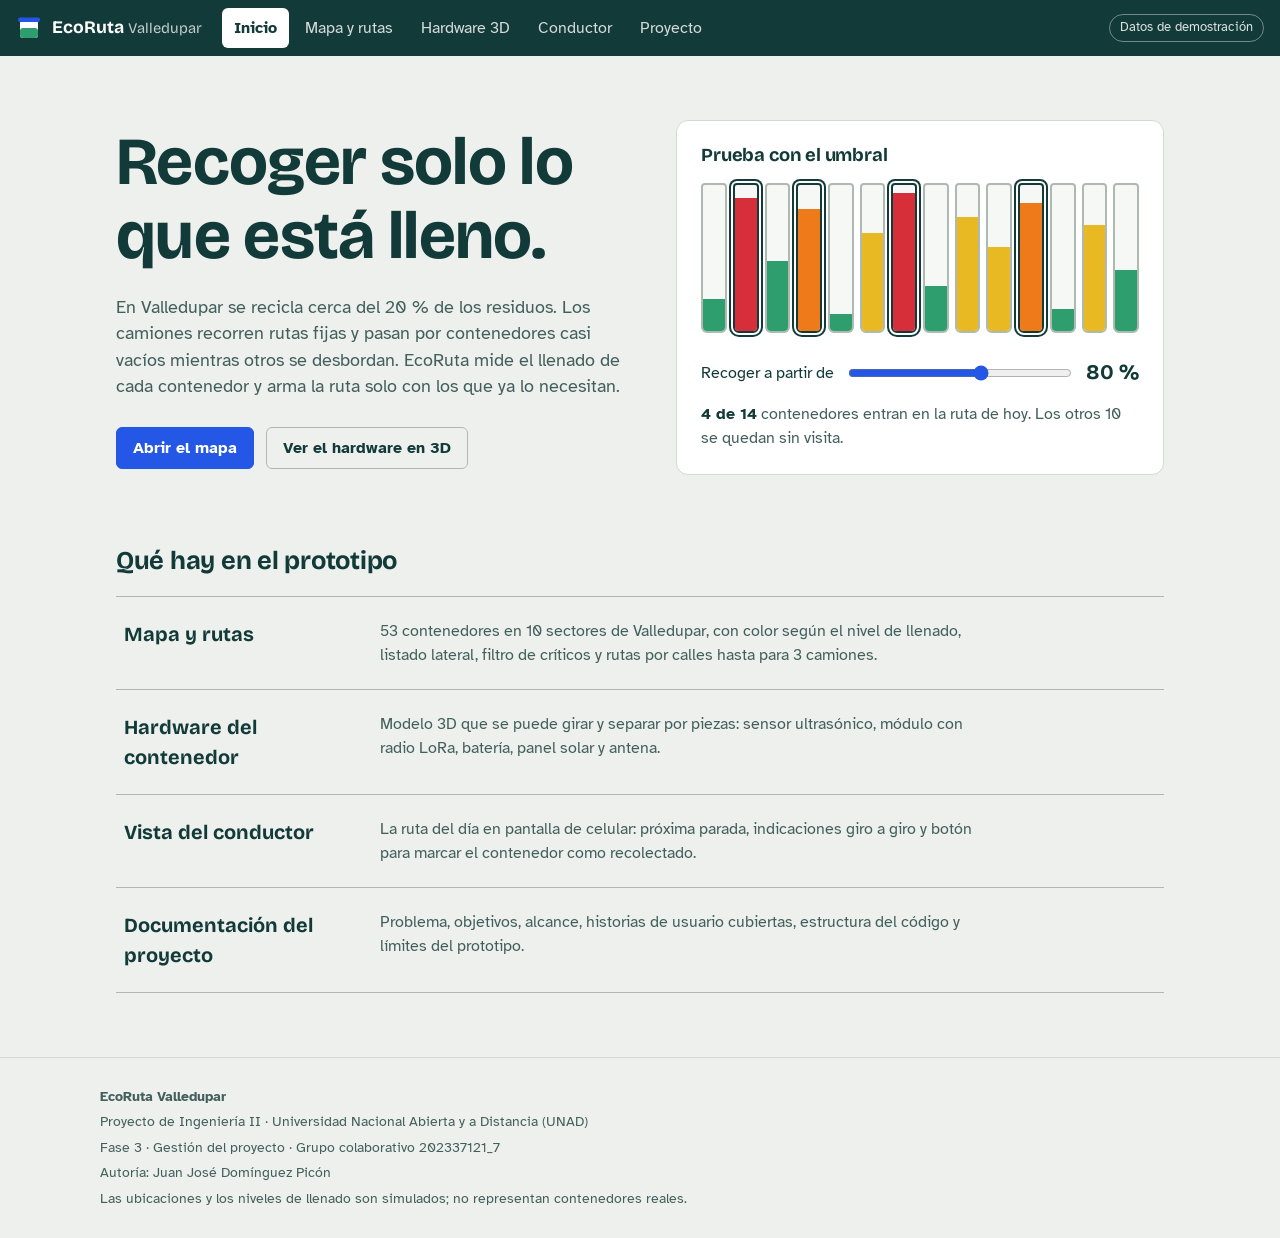
<file: ecoruta-valledupar/ecoruta-valledupar/index.html>
<!DOCTYPE html>
<html lang="es">
<head>
  <meta charset="utf-8">
  <meta name="viewport" content="width=device-width, initial-scale=1">
  <title>EcoRuta Valledupar · Recoger solo lo que está lleno</title>
  <meta name="description" content="Prototipo de monitoreo IoT de contenedores de residuos y rutas de recolección dinámicas para Valledupar.">
  <link rel="icon" href="assets/favicon.svg" type="image/svg+xml">
  <link rel="preconnect" href="https://fonts.googleapis.com">
  <link rel="preconnect" href="https://fonts.gstatic.com" crossorigin>
  <link rel="stylesheet" href="https://fonts.googleapis.com/css2?family=Atkinson+Hyperlegible:wght@400;700&family=Bricolage+Grotesque:opsz,wght@12..96,500;12..96,700&display=swap">
  <link rel="stylesheet" href="css/base.css">
  <link rel="stylesheet" href="css/home.css">
</head>
<body data-page="home" data-footer="true">
  <div id="site-header"></div>

  <main>
    <!-- portada: la idea del proyecto con una demostración -->
    <section class="hero">
      <div class="hero__text">
        <h1>Recoger solo lo que está lleno.</h1>
        <p class="hero__lead">
          En Valledupar se recicla cerca del 20&nbsp;% de los residuos. Los camiones recorren rutas fijas
          y pasan por contenedores casi vacíos mientras otros se desbordan. EcoRuta mide el llenado de
          cada contenedor y arma la ruta solo con los que ya lo necesitan.
        </p>
        <div class="hero__actions">
          <a class="btn" href="dashboard.html">Abrir el mapa</a>
          <a class="btn btn--ghost" href="hardware.html">Ver el hardware en 3D</a>
        </div>
      </div>

      <!-- demostración: al mover el umbral cambian los contenedores que hay que recoger -->
      <div class="demo" aria-labelledby="demo-title">
        <h2 id="demo-title" class="demo__title">Prueba con el umbral</h2>
        <div id="demo-tanks" class="demo__tanks" role="img" aria-label="Catorce contenedores con distintos niveles de llenado"></div>
        <div class="demo__control">
          <label for="demo-threshold">Recoger a partir de</label>
          <input id="demo-threshold" type="range" min="50" max="100" value="80" step="1">
          <output id="demo-threshold-out" for="demo-threshold">80 %</output>
        </div>
        <p id="demo-summary" class="demo__summary" aria-live="polite"></p>
      </div>
    </section>

    <!-- enlaces a las demás páginas -->
    <section class="section">
      <h2 class="section__title">Qué hay en el prototipo</h2>
      <ul class="pages">
        <li>
          <a class="pages__link" href="dashboard.html">
            <strong>Mapa y rutas</strong>
            <span>53 contenedores en 10 sectores de Valledupar, con color según el nivel de llenado, listado lateral, filtro de críticos y rutas por calles hasta para 3 camiones.</span>
          </a>
        </li>
        <li>
          <a class="pages__link" href="hardware.html">
            <strong>Hardware del contenedor</strong>
            <span>Modelo 3D que se puede girar y separar por piezas: sensor ultrasónico, módulo con radio LoRa, batería, panel solar y antena.</span>
          </a>
        </li>
        <li>
          <a class="pages__link" href="conductor.html">
            <strong>Vista del conductor</strong>
            <span>La ruta del día en pantalla de celular: próxima parada, indicaciones giro a giro y botón para marcar el contenedor como recolectado.</span>
          </a>
        </li>
        <li>
          <a class="pages__link" href="proyecto.html">
            <strong>Documentación del proyecto</strong>
            <span>Problema, objetivos, alcance, historias de usuario cubiertas, estructura del código y límites del prototipo.</span>
          </a>
        </li>
      </ul>
    </section>
  </main>

  <div id="site-footer"></div>

  <script src="js/config.js"></script>
  <script src="js/geo.js"></script>
  <script src="js/layout.js"></script>
  <script src="js/home.js"></script>
</body>
</html>
</file>
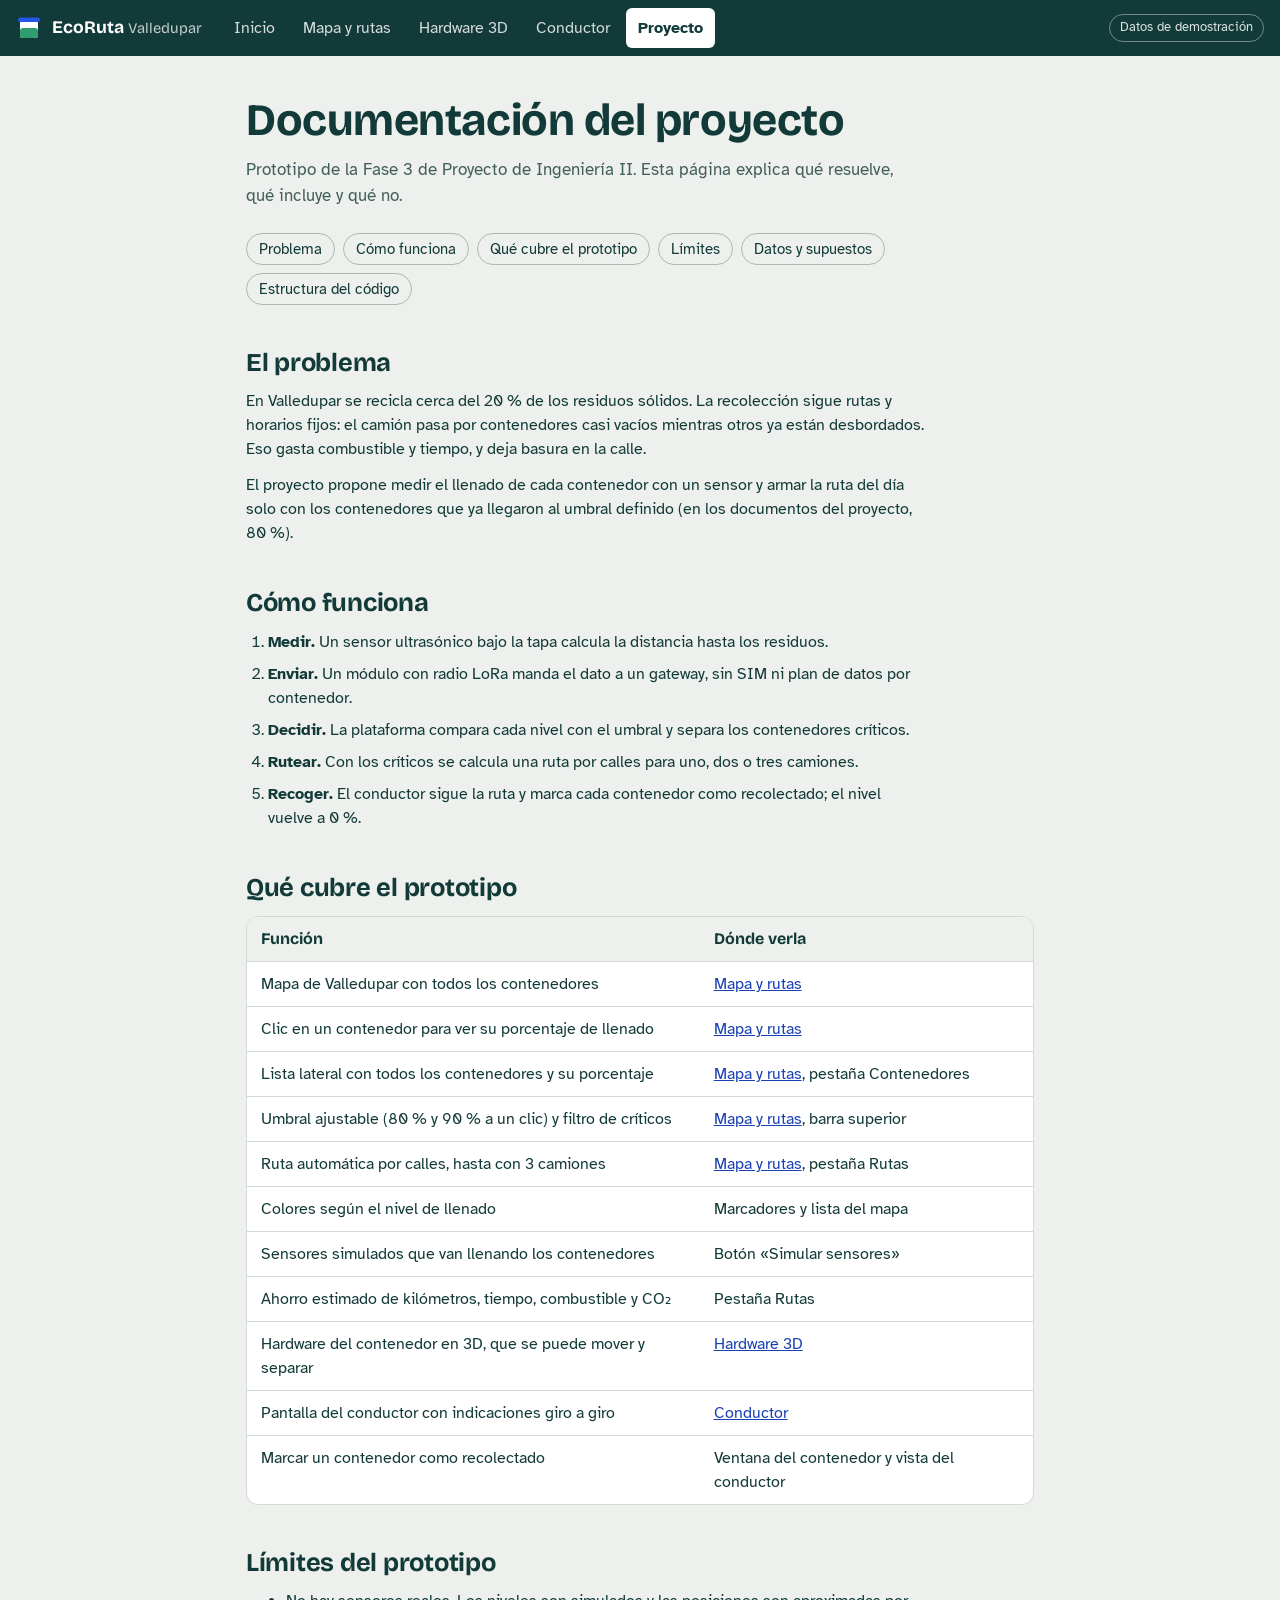
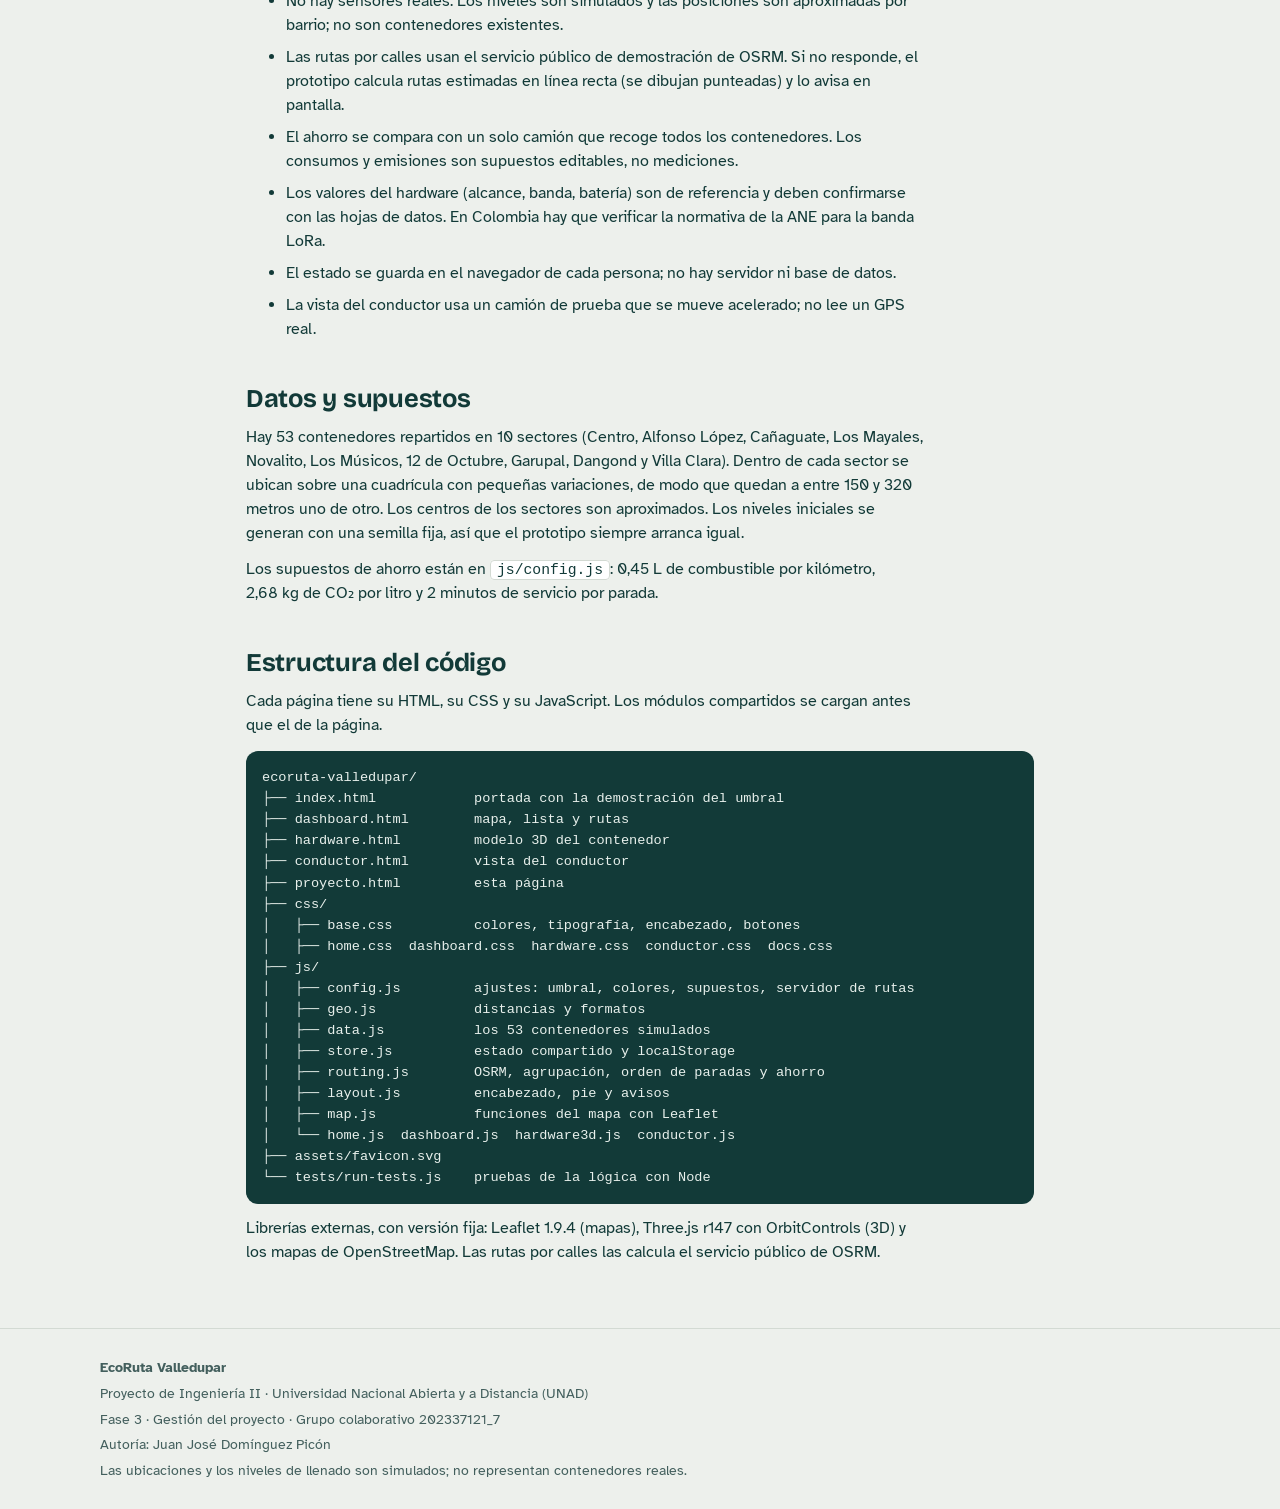
<file: ecoruta-valledupar/ecoruta-valledupar/proyecto.html>
<!DOCTYPE html>
<html lang="es">
<head>
  <meta charset="utf-8">
  <meta name="viewport" content="width=device-width, initial-scale=1">
  <title>Documentación del proyecto · EcoRuta Valledupar</title>
  <meta name="description" content="Problema, alcance, funciones cubiertas, estructura del código y límites del prototipo EcoRuta Valledupar.">
  <link rel="icon" href="assets/favicon.svg" type="image/svg+xml">
  <link rel="preconnect" href="https://fonts.googleapis.com">
  <link rel="preconnect" href="https://fonts.gstatic.com" crossorigin>
  <link rel="stylesheet" href="https://fonts.googleapis.com/css2?family=Atkinson+Hyperlegible:wght@400;700&family=Bricolage+Grotesque:opsz,wght@12..96,500;12..96,700&display=swap">
  <link rel="stylesheet" href="css/base.css">
  <link rel="stylesheet" href="css/docs.css">
</head>
<body data-page="docs" data-footer="true">
  <div id="site-header"></div>

  <main class="doc">
    <header class="doc__head">
      <h1>Documentación del proyecto</h1>
      <p>Prototipo de la Fase 3 de Proyecto de Ingeniería II. Esta página explica qué resuelve, qué incluye y qué no.</p>
    </header>

    <nav class="doc__toc" aria-label="Contenido de la página">
      <a href="#problema">Problema</a>
      <a href="#funciona">Cómo funciona</a>
      <a href="#cubierto">Qué cubre el prototipo</a>
      <a href="#limites">Límites</a>
      <a href="#datos">Datos y supuestos</a>
      <a href="#codigo">Estructura del código</a>
    </nav>

    <section id="problema" class="doc__section">
      <h2>El problema</h2>
      <p>
        En Valledupar se recicla cerca del 20&nbsp;% de los residuos sólidos. La recolección sigue rutas y horarios
        fijos: el camión pasa por contenedores casi vacíos mientras otros ya están desbordados. Eso gasta
        combustible y tiempo, y deja basura en la calle.
      </p>
      <p>
        El proyecto propone medir el llenado de cada contenedor con un sensor y armar la ruta del día solo con los
        contenedores que ya llegaron al umbral definido (en los documentos del proyecto, 80&nbsp;%).
      </p>
    </section>

    <section id="funciona" class="doc__section">
      <h2>Cómo funciona</h2>
      <ol class="doc__steps">
        <li><strong>Medir.</strong> Un sensor ultrasónico bajo la tapa calcula la distancia hasta los residuos.</li>
        <li><strong>Enviar.</strong> Un módulo con radio LoRa manda el dato a un gateway, sin SIM ni plan de datos por contenedor.</li>
        <li><strong>Decidir.</strong> La plataforma compara cada nivel con el umbral y separa los contenedores críticos.</li>
        <li><strong>Rutear.</strong> Con los críticos se calcula una ruta por calles para uno, dos o tres camiones.</li>
        <li><strong>Recoger.</strong> El conductor sigue la ruta y marca cada contenedor como recolectado; el nivel vuelve a 0&nbsp;%.</li>
      </ol>
    </section>

    <section id="cubierto" class="doc__section">
      <h2>Qué cubre el prototipo</h2>
      <div class="table-wrap">
        <table>
          <thead>
            <tr><th scope="col">Función</th><th scope="col">Dónde verla</th></tr>
          </thead>
          <tbody>
            <tr><td>Mapa de Valledupar con todos los contenedores</td><td><a href="dashboard.html">Mapa y rutas</a></td></tr>
            <tr><td>Clic en un contenedor para ver su porcentaje de llenado</td><td><a href="dashboard.html">Mapa y rutas</a></td></tr>
            <tr><td>Lista lateral con todos los contenedores y su porcentaje</td><td><a href="dashboard.html">Mapa y rutas</a>, pestaña Contenedores</td></tr>
            <tr><td>Umbral ajustable (80&nbsp;% y 90&nbsp;% a un clic) y filtro de críticos</td><td><a href="dashboard.html">Mapa y rutas</a>, barra superior</td></tr>
            <tr><td>Ruta automática por calles, hasta con 3 camiones</td><td><a href="dashboard.html">Mapa y rutas</a>, pestaña Rutas</td></tr>
            <tr><td>Colores según el nivel de llenado</td><td>Marcadores y lista del mapa</td></tr>
            <tr><td>Sensores simulados que van llenando los contenedores</td><td>Botón «Simular sensores»</td></tr>
            <tr><td>Ahorro estimado de kilómetros, tiempo, combustible y CO₂</td><td>Pestaña Rutas</td></tr>
            <tr><td>Hardware del contenedor en 3D, que se puede mover y separar</td><td><a href="hardware.html">Hardware 3D</a></td></tr>
            <tr><td>Pantalla del conductor con indicaciones giro a giro</td><td><a href="conductor.html">Conductor</a></td></tr>
            <tr><td>Marcar un contenedor como recolectado</td><td>Ventana del contenedor y vista del conductor</td></tr>
          </tbody>
        </table>
      </div>
    </section>

    <section id="limites" class="doc__section">
      <h2>Límites del prototipo</h2>
      <ul>
        <li>No hay sensores reales. Los niveles son simulados y las posiciones son aproximadas por barrio; no son contenedores existentes.</li>
        <li>Las rutas por calles usan el servicio público de demostración de OSRM. Si no responde, el prototipo calcula rutas estimadas en línea recta (se dibujan punteadas) y lo avisa en pantalla.</li>
        <li>El ahorro se compara con un solo camión que recoge todos los contenedores. Los consumos y emisiones son supuestos editables, no mediciones.</li>
        <li>Los valores del hardware (alcance, banda, batería) son de referencia y deben confirmarse con las hojas de datos. En Colombia hay que verificar la normativa de la ANE para la banda LoRa.</li>
        <li>El estado se guarda en el navegador de cada persona; no hay servidor ni base de datos.</li>
        <li>La vista del conductor usa un camión de prueba que se mueve acelerado; no lee un GPS real.</li>
      </ul>
    </section>

    <section id="datos" class="doc__section">
      <h2>Datos y supuestos</h2>
      <p>
        Hay 53 contenedores repartidos en 10 sectores (Centro, Alfonso López, Cañaguate, Los Mayales, Novalito,
        Los Músicos, 12 de Octubre, Garupal, Dangond y Villa Clara). Dentro de cada sector se ubican sobre una
        cuadrícula con pequeñas variaciones, de modo que quedan a entre 150 y 320 metros uno de otro. Los centros de
        los sectores son aproximados. Los niveles iniciales se generan con una semilla fija, así que el prototipo
        siempre arranca igual.
      </p>
      <p>
        Los supuestos de ahorro están en <code>js/config.js</code>: 0,45&nbsp;L de combustible por kilómetro,
        2,68&nbsp;kg de CO₂ por litro y 2&nbsp;minutos de servicio por parada.
      </p>
    </section>

    <section id="codigo" class="doc__section">
      <h2>Estructura del código</h2>
      <p>Cada página tiene su HTML, su CSS y su JavaScript. Los módulos compartidos se cargan antes que el de la página.</p>
<pre class="tree" aria-label="Árbol de carpetas del proyecto">ecoruta-valledupar/
├── index.html            portada con la demostración del umbral
├── dashboard.html        mapa, lista y rutas
├── hardware.html         modelo 3D del contenedor
├── conductor.html        vista del conductor
├── proyecto.html         esta página
├── css/
│   ├── base.css          colores, tipografía, encabezado, botones
│   ├── home.css  dashboard.css  hardware.css  conductor.css  docs.css
├── js/
│   ├── config.js         ajustes: umbral, colores, supuestos, servidor de rutas
│   ├── geo.js            distancias y formatos
│   ├── data.js           los 53 contenedores simulados
│   ├── store.js          estado compartido y localStorage
│   ├── routing.js        OSRM, agrupación, orden de paradas y ahorro
│   ├── layout.js         encabezado, pie y avisos
│   ├── map.js            funciones del mapa con Leaflet
│   └── home.js  dashboard.js  hardware3d.js  conductor.js
├── assets/favicon.svg
└── tests/run-tests.js    pruebas de la lógica con Node</pre>
      <p>
        Librerías externas, con versión fija: Leaflet 1.9.4 (mapas), Three.js r147 con OrbitControls (3D) y los mapas
        de OpenStreetMap. Las rutas por calles las calcula el servicio público de OSRM.
      </p>
    </section>
  </main>

  <div id="site-footer"></div>

  <script src="js/config.js"></script>
  <script src="js/geo.js"></script>
  <script src="js/layout.js"></script>
</body>
</html>
</file>
<file: ecoruta-valledupar/ecoruta-valledupar/css/base.css>
/* Estilos que comparten todas las páginas: colores, tipografía, encabezado, botones y avisos.
   Cada página suma su propio CSS aparte. Los colores de estado solo los uso para el nivel de llenado. */

/* variables */
:root {
  --ink: #123a38;
  --ink-soft: #435f5d;
  --paper: #edf0ec;
  --surface: #ffffff;
  --line: #d3dad3;
  --line-strong: #aeb9b1;

  --accent: #2457e6;
  --accent-dark: #1a41b3;
  --accent-soft: #e4ebff;

  /* colores de estado, los mismos rangos de Config.LEVEL_BANDS */
  --ok: #2f9e6e;
  --mid: #e8b923;
  --high: #ee7a1a;
  --crit: #d62f3a;

  --route-1: #2457e6;
  --route-2: #7a3cd6;
  --route-3: #0e8a9a;

  --font-display: 'Bricolage Grotesque', 'Trebuchet MS', 'Segoe UI', sans-serif;
  --font-ui: 'Atkinson Hyperlegible', 'Segoe UI', Verdana, sans-serif;

  --radius-s: 6px;
  --radius-m: 12px;
  --header-h: 56px;
  --shadow-pop: 0 6px 24px rgba(18, 58, 56, 0.16);
}

/* reinicio básico */
*,
*::before,
*::after {
  box-sizing: border-box;
}

html {
  -webkit-text-size-adjust: 100%;
}

body {
  margin: 0;
  background: var(--paper);
  color: var(--ink);
  font-family: var(--font-ui);
  font-size: 16px;
  line-height: 1.5;
}

h1,
h2,
h3 {
  font-family: var(--font-display);
  line-height: 1.1;
  margin: 0;
  letter-spacing: -0.01em;
}

p {
  margin: 0;
}

a {
  color: var(--accent-dark);
}

img,
svg {
  max-width: 100%;
}

button,
input,
select {
  font: inherit;
  color: inherit;
}

/* contorno visible al navegar con teclado */
:focus-visible {
  outline: 3px solid var(--accent);
  outline-offset: 2px;
}

.sr-only {
  position: absolute;
  width: 1px;
  height: 1px;
  overflow: hidden;
  clip: rect(0 0 0 0);
  white-space: nowrap;
}

/* encabezado */
.site-header {
  position: sticky;
  top: 0;
  z-index: 1000;
  display: flex;
  align-items: center;
  gap: 20px;
  height: var(--header-h);
  padding: 0 16px;
  background: var(--ink);
  color: #fff;
}

.brand {
  display: flex;
  align-items: center;
  gap: 10px;
  flex-shrink: 0;
  color: #fff;
  text-decoration: none;
  font-family: var(--font-display);
  font-weight: 700;
  font-size: 1.1rem;
}

.brand small {
  font-weight: 400;
  opacity: 0.75;
  margin-left: 4px;
}

.site-nav {
  display: flex;
  gap: 4px;
  overflow-x: auto;
  scrollbar-width: none;
}

.site-nav::-webkit-scrollbar {
  display: none;
}

.site-nav a {
  padding: 8px 12px;
  border-radius: var(--radius-s);
  color: rgba(255, 255, 255, 0.82);
  text-decoration: none;
  white-space: nowrap;
}

.site-nav a:hover {
  background: rgba(255, 255, 255, 0.1);
  color: #fff;
}

.site-nav a[aria-current='page'] {
  background: #fff;
  color: var(--ink);
  font-weight: 700;
}

.demo-flag {
  margin-left: auto;
  flex-shrink: 0;
  padding: 3px 10px;
  border: 1px solid rgba(255, 255, 255, 0.4);
  border-radius: 999px;
  font-size: 0.8rem;
  color: rgba(255, 255, 255, 0.85);
}

@media (max-width: 760px) {
  .demo-flag {
    display: none;
  }
  .brand small {
    display: none;
  }
}

/* botones y controles */
.btn {
  display: inline-flex;
  align-items: center;
  justify-content: center;
  gap: 8px;
  min-height: 40px;
  padding: 8px 16px;
  border: 1px solid var(--accent);
  border-radius: var(--radius-s);
  background: var(--accent);
  color: #fff;
  font-weight: 700;
  text-decoration: none;
  cursor: pointer;
}

.btn:hover {
  background: var(--accent-dark);
  border-color: var(--accent-dark);
}

.btn[disabled] {
  opacity: 0.5;
  cursor: not-allowed;
}

.btn--ghost {
  background: transparent;
  color: var(--ink);
  border-color: var(--line-strong);
}

.btn--ghost:hover {
  background: #fff;
  border-color: var(--ink);
}

.btn--active {
  background: var(--ink);
  border-color: var(--ink);
  color: #fff;
}

.btn--small {
  min-height: 32px;
  padding: 4px 10px;
  font-size: 0.9rem;
}

/* interruptor (casilla con aspecto de switch) */
.switch {
  display: inline-flex;
  align-items: center;
  gap: 10px;
  cursor: pointer;
  user-select: none;
}

.switch input {
  position: absolute;
  opacity: 0;
}

.switch__track {
  position: relative;
  width: 44px;
  height: 24px;
  border-radius: 999px;
  background: var(--line-strong);
  transition: background 0.15s;
  flex-shrink: 0;
}

.switch__track::after {
  content: '';
  position: absolute;
  top: 3px;
  left: 3px;
  width: 18px;
  height: 18px;
  border-radius: 50%;
  background: #fff;
  transition: transform 0.15s;
}

.switch input:checked + .switch__track {
  background: var(--accent);
}

.switch input:checked + .switch__track::after {
  transform: translateX(20px);
}

.switch input:focus-visible + .switch__track {
  outline: 3px solid var(--accent);
  outline-offset: 2px;
}

select,
input[type='search'] {
  min-height: 36px;
  padding: 4px 10px;
  border: 1px solid var(--line-strong);
  border-radius: var(--radius-s);
  background: #fff;
}

input[type='range'] {
  accent-color: var(--accent);
}

/* indicadores y avisos */
.badge {
  display: inline-flex;
  align-items: center;
  gap: 6px;
  padding: 3px 10px;
  border-radius: 999px;
  background: var(--accent-soft);
  color: var(--accent-dark);
  font-size: 0.85rem;
  font-weight: 700;
}

.badge--warn {
  background: #fff1d6;
  color: #7a4a00;
}

.badge--ok {
  background: #dff3e8;
  color: #17684a;
}

.dot {
  display: inline-block;
  width: 10px;
  height: 10px;
  border-radius: 50%;
  background: var(--line-strong);
}

.dot--ok {
  background: var(--ok);
}
.dot--mid {
  background: var(--mid);
}
.dot--high {
  background: var(--high);
}
.dot--crit {
  background: var(--crit);
}

/* aviso flotante que desaparece solo */
.toast-area {
  position: fixed;
  left: 50%;
  bottom: 20px;
  z-index: 3000;
  display: grid;
  gap: 8px;
  transform: translateX(-50%);
  width: min(92vw, 420px);
  pointer-events: none;
}

.toast {
  padding: 10px 14px;
  border-radius: var(--radius-s);
  background: var(--ink);
  color: #fff;
  box-shadow: var(--shadow-pop);
  font-size: 0.95rem;
}

/* pie de página */
.site-footer {
  padding: 28px 16px;
  border-top: 1px solid var(--line);
  color: var(--ink-soft);
  font-size: 0.9rem;
}

.site-footer__inner {
  display: grid;
  gap: 4px;
  max-width: 1080px;
  margin: 0 auto;
}

@media (prefers-reduced-motion: reduce) {
  *,
  *::before,
  *::after {
    animation-duration: 0.01ms !important;
    transition-duration: 0.01ms !important;
  }
}

/* con !important para que hidden gane sobre cualquier display que le ponga a botones o tarjetas */
[hidden] {
  display: none !important;
}
</file>
<file: ecoruta-valledupar/ecoruta-valledupar/css/home.css>
/* Página de inicio. Tiene la demostración del umbral: contenedores que se llenan al cargar
   y cambian de estado cuando muevo el control deslizante. */

.hero {
  display: grid;
  grid-template-columns: minmax(0, 1.05fr) minmax(0, 1fr);
  gap: 48px;
  align-items: center;
  max-width: 1080px;
  margin: 0 auto;
  padding: 64px 16px 48px;
}

.hero h1 {
  font-size: clamp(2.4rem, 5.5vw, 4.2rem);
  font-weight: 700;
  max-width: 11ch;
}

.hero__lead {
  margin-top: 20px;
  max-width: 52ch;
  font-size: 1.1rem;
  color: var(--ink-soft);
}

.hero__actions {
  display: flex;
  flex-wrap: wrap;
  gap: 12px;
  margin-top: 28px;
}

/* demostración del umbral */
.demo {
  padding: 24px;
  border: 1px solid var(--line);
  border-radius: var(--radius-m);
  background: var(--surface);
}

.demo__title {
  font-size: 1.15rem;
}

.demo__tanks {
  display: grid;
  grid-template-columns: repeat(14, minmax(0, 1fr));
  gap: 6px;
  align-items: end;
  height: 150px;
  margin-top: 18px;
}

/* cada contenedor es una caja y la altura del relleno es el nivel de llenado */
.tank {
  position: relative;
  height: 100%;
  border: 2px solid var(--line-strong);
  border-radius: 4px 4px 6px 6px;
  background: #f6f8f5;
  overflow: hidden;
}

.tank__fill {
  position: absolute;
  inset: auto 0 0 0;
  height: 0;
  background: var(--tank-color, var(--ok));
  transition: height 0.9s cubic-bezier(0.2, 0.7, 0.2, 1);
}

.tank__fill--ready {
  height: var(--level);
}

/* a los que pasan el umbral les marco el borde */
.tank--over {
  border-color: var(--ink);
  box-shadow: 0 0 0 2px var(--surface), 0 0 0 4px var(--ink);
}

.demo__control {
  display: grid;
  grid-template-columns: auto 1fr auto;
  gap: 12px;
  align-items: center;
  margin-top: 24px;
}

.demo__control output {
  min-width: 3.2ch;
  font-family: var(--font-display);
  font-weight: 700;
  font-size: 1.3rem;
  text-align: right;
}

.demo__summary {
  margin-top: 14px;
  color: var(--ink-soft);
}

.demo__summary strong {
  color: var(--ink);
}

/* páginas del prototipo */
.section {
  max-width: 1080px;
  margin: 0 auto;
  padding: 24px 16px 64px;
}

.section__title {
  font-size: 1.6rem;
}

.pages {
  list-style: none;
  margin: 20px 0 0;
  padding: 0;
  border-top: 1px solid var(--line-strong);
}

.pages li {
  border-bottom: 1px solid var(--line-strong);
}

.pages__link {
  display: grid;
  grid-template-columns: minmax(0, 14rem) minmax(0, 1fr);
  gap: 8px 32px;
  padding: 22px 8px;
  color: var(--ink);
  text-decoration: none;
}

.pages__link strong {
  font-family: var(--font-display);
  font-size: 1.25rem;
}

.pages__link span {
  color: var(--ink-soft);
  max-width: 62ch;
}

.pages__link:hover {
  background: #fff;
}

.pages__link:hover strong {
  text-decoration: underline;
  text-underline-offset: 4px;
}

@media (max-width: 860px) {
  .hero {
    grid-template-columns: minmax(0, 1fr);
    gap: 32px;
    padding-top: 40px;
  }
  .pages__link {
    grid-template-columns: minmax(0, 1fr);
  }
}
</file>
<file: ecoruta-valledupar/ecoruta-valledupar/css/docs.css>
/* Página de documentación: una columna para leer con índice, tabla y árbol de carpetas. */

.doc {
  max-width: 820px;
  margin: 0 auto;
  padding: 40px 16px 64px;
}

.doc__head h1 {
  font-size: clamp(2rem, 4.5vw, 2.8rem);
}

.doc__head p {
  margin-top: 12px;
  max-width: 60ch;
  color: var(--ink-soft);
  font-size: 1.08rem;
}

.doc__toc {
  display: flex;
  flex-wrap: wrap;
  gap: 8px;
  margin-top: 24px;
}

.doc__toc a {
  padding: 4px 12px;
  border: 1px solid var(--line-strong);
  border-radius: 999px;
  color: var(--ink);
  text-decoration: none;
  font-size: 0.92rem;
}

.doc__toc a:hover {
  background: #fff;
  border-color: var(--ink);
}

.doc__section {
  margin-top: 44px;
  scroll-margin-top: calc(var(--header-h) + 16px);
}

.doc__section h2 {
  font-size: 1.6rem;
}

.doc__section p,
.doc__section ul,
.doc__section ol {
  margin-top: 12px;
  max-width: 68ch;
}

.doc__section li + li {
  margin-top: 8px;
}

.doc__steps {
  padding-left: 22px;
}

.doc code {
  padding: 1px 6px;
  border-radius: 4px;
  background: #fff;
  border: 1px solid var(--line);
  font-size: 0.92em;
}

/* tabla de funciones */
.table-wrap {
  margin-top: 14px;
  overflow-x: auto;
  border: 1px solid var(--line);
  border-radius: var(--radius-m);
  background: var(--surface);
}

table {
  width: 100%;
  border-collapse: collapse;
}

th,
td {
  padding: 10px 14px;
  border-bottom: 1px solid var(--line);
  text-align: left;
  vertical-align: top;
}

th {
  font-family: var(--font-display);
  background: var(--paper);
}

tr:last-child td {
  border-bottom: 0;
}

/* árbol de carpetas */
.tree {
  margin: 14px 0 0;
  padding: 16px;
  overflow-x: auto;
  border-radius: var(--radius-m);
  background: var(--ink);
  color: #e8f0ec;
  font-family: ui-monospace, 'Cascadia Mono', Consolas, monospace;
  font-size: 0.85rem;
  line-height: 1.55;
}
</file>
